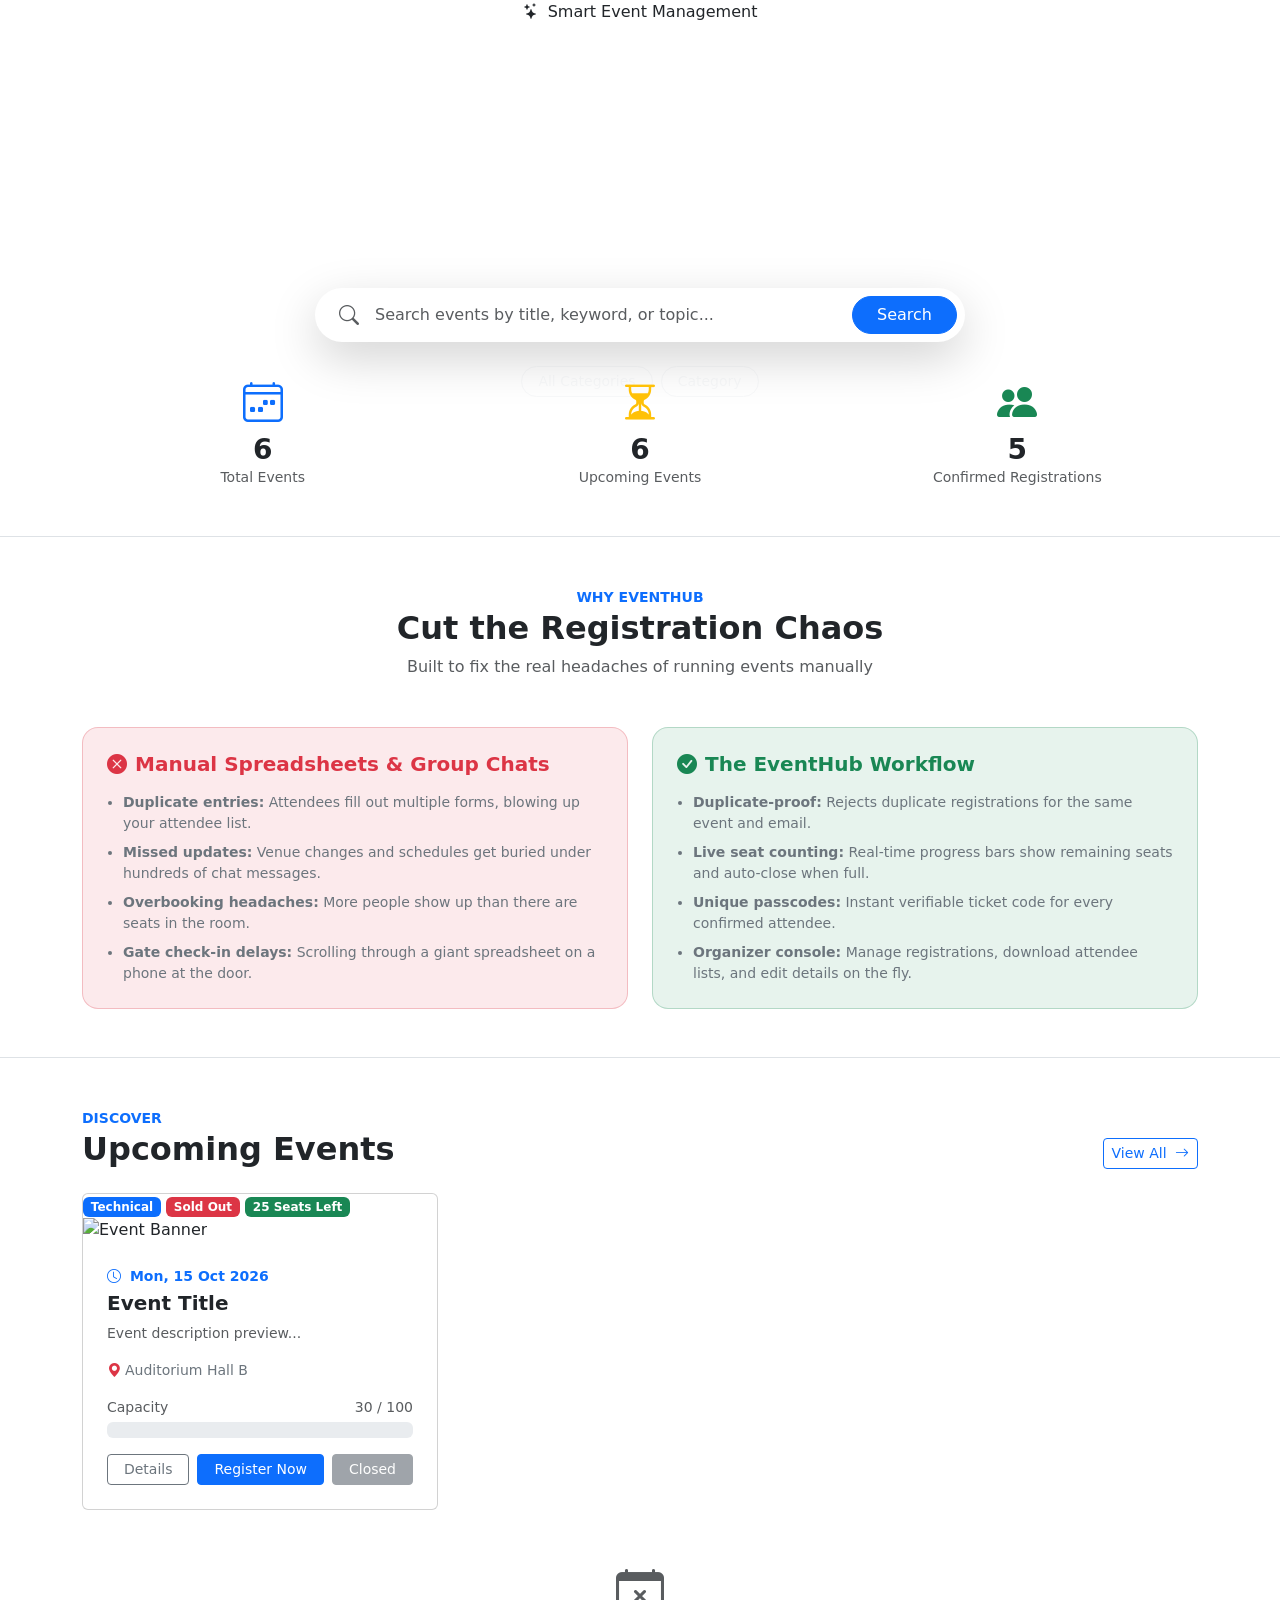
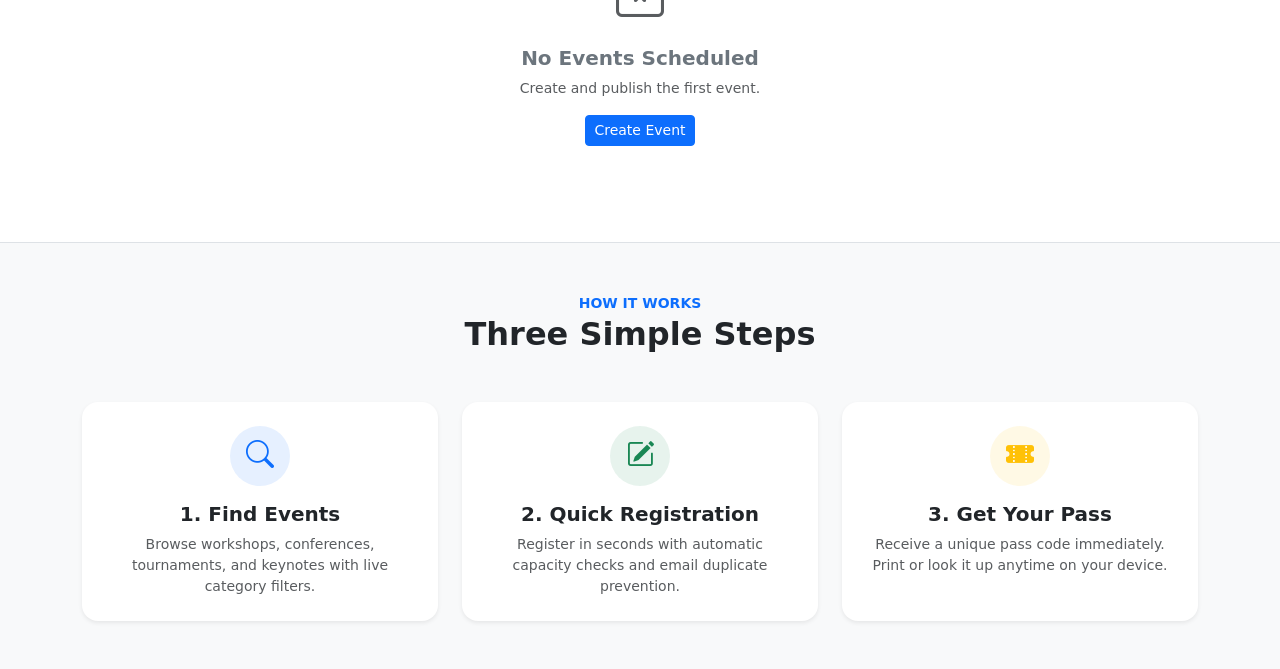
<file: target/classes/templates/index.html>
<!DOCTYPE html>
<html xmlns:th="http://www.thymeleaf.org">
<head>
    <meta charset="UTF-8">
    <meta name="viewport" content="width=device-width, initial-scale=1.0">
    <title>EventHub - Event Management & Registration Platform</title>
    <!-- Bootstrap 5 CSS & Icons -->
    <link href="https://cdn.jsdelivr.net/npm/bootstrap@5.3.2/dist/css/bootstrap.min.css" rel="stylesheet">
    <link rel="stylesheet" href="https://cdn.jsdelivr.net/npm/bootstrap-icons@1.11.3/font/bootstrap-icons.min.css">
    <link rel="stylesheet" th:href="@{/css/style.css}">
</head>
<body>

    <div th:replace="~{fragments/navbar :: navbar}"></div>

    <main>
        <!-- Hero Section -->
        <section class="hero-section text-center">
            <div class="container">
                <div class="row justify-content-center">
                    <div class="col-lg-9">
                        <span class="hero-badge mb-3">
                            <i class="bi bi-stars me-1"></i> Smart Event Management
                        </span>
                        <h1 class="display-4 fw-bold text-white mb-3">Simple, Reliable Event Management</h1>
                        <p class="lead text-white-50 mb-4 px-md-5">
                            Stop wrestling with messy Google Forms, cluttered group chats, and accidental overbookings. Publish events, manage registrations, track capacity, and issue tickets from a single dashboard.
                        </p>

                        <!-- Search Bar -->
                        <div class="card p-2 shadow-lg border-0 mx-auto" style="max-width: 650px; border-radius: 50rem;">
                            <form th:action="@{/events}" method="get" class="d-flex align-items-center">
                                <i class="bi bi-search text-muted ms-3 fs-5"></i>
                                <input type="text" name="search" class="form-control border-0 shadow-none ps-3" 
                                       placeholder="Search events by title, keyword, or topic...">
                                <button type="submit" class="btn btn-primary px-4 rounded-pill">Search</button>
                            </form>
                        </div>

                        <!-- Category Quick Links -->
                        <div class="mt-4 d-flex flex-wrap justify-content-center gap-2">
                            <a th:href="@{/events}" class="btn btn-sm btn-outline-light rounded-pill px-3">All Categories</a>
                            <a th:each="cat : ${categories}" 
                               th:href="@{/events(category=${cat})}" 
                               th:text="${cat}" 
                               class="btn btn-sm btn-outline-light rounded-pill px-3">Category</a>
                        </div>
                    </div>
                </div>
            </div>
        </section>

        <!-- Stats Section -->
        <section class="container mt-n4 position-relative" style="margin-top: -2.5rem; z-index: 10;">
            <div class="row g-3 justify-content-center">
                <div class="col-md-4 col-sm-6">
                    <div class="stat-card text-center">
                        <i class="bi bi-calendar4-week text-primary fs-1 mb-2"></i>
                        <h3 class="fw-bold text-dark mb-0" th:text="${totalEvents}">6</h3>
                        <p class="text-muted small mb-0">Total Events</p>
                    </div>
                </div>
                <div class="col-md-4 col-sm-6">
                    <div class="stat-card text-center">
                        <i class="bi bi-hourglass-split text-warning fs-1 mb-2"></i>
                        <h3 class="fw-bold text-dark mb-0" th:text="${upcomingEvents}">6</h3>
                        <p class="text-muted small mb-0">Upcoming Events</p>
                    </div>
                </div>
                <div class="col-md-4 col-sm-6">
                    <div class="stat-card text-center">
                        <i class="bi bi-people-fill text-success fs-1 mb-2"></i>
                        <h3 class="fw-bold text-dark mb-0" th:text="${totalRegistrations}">5</h3>
                        <p class="text-muted small mb-0">Confirmed Registrations</p>
                    </div>
                </div>
            </div>
        </section>

        <!-- Comparison Block -->
        <section class="py-5 bg-white mt-5 border-top border-bottom">
            <div class="container">
                <div class="text-center mb-5">
                    <span class="text-primary fw-semibold text-uppercase small">Why EventHub</span>
                    <h2 class="fw-bold">Cut the Registration Chaos</h2>
                    <p class="text-muted">Built to fix the real headaches of running events manually</p>
                </div>
                <div class="row g-4 align-items-stretch">
                    <div class="col-md-6">
                        <div class="p-4 rounded-4 bg-danger bg-opacity-10 border border-danger border-opacity-25 h-100">
                            <h5 class="fw-bold text-danger d-flex align-items-center gap-2 mb-3">
                                <i class="bi bi-x-circle-fill"></i> Manual Spreadsheets & Group Chats
                            </h5>
                            <ul class="text-secondary small mb-0 ps-3">
                                <li class="mb-2"><strong>Duplicate entries:</strong> Attendees fill out multiple forms, blowing up your attendee list.</li>
                                <li class="mb-2"><strong>Missed updates:</strong> Venue changes and schedules get buried under hundreds of chat messages.</li>
                                <li class="mb-2"><strong>Overbooking headaches:</strong> More people show up than there are seats in the room.</li>
                                <li><strong>Gate check-in delays:</strong> Scrolling through a giant spreadsheet on a phone at the door.</li>
                            </ul>
                        </div>
                    </div>
                    <div class="col-md-6">
                        <div class="p-4 rounded-4 bg-success bg-opacity-10 border border-success border-opacity-25 h-100">
                            <h5 class="fw-bold text-success d-flex align-items-center gap-2 mb-3">
                                <i class="bi bi-check-circle-fill"></i> The EventHub Workflow
                            </h5>
                            <ul class="text-secondary small mb-0 ps-3">
                                <li class="mb-2"><strong>Duplicate-proof:</strong> Rejects duplicate registrations for the same event and email.</li>
                                <li class="mb-2"><strong>Live seat counting:</strong> Real-time progress bars show remaining seats and auto-close when full.</li>
                                <li class="mb-2"><strong>Unique passcodes:</strong> Instant verifiable ticket code for every confirmed attendee.</li>
                                <li><strong>Organizer console:</strong> Manage registrations, download attendee lists, and edit details on the fly.</li>
                            </ul>
                        </div>
                    </div>
                </div>
            </div>
        </section>

        <!-- Featured Events Section -->
        <section class="py-5">
            <div class="container">
                <div class="d-flex justify-content-between align-items-end mb-4">
                    <div>
                        <span class="text-primary fw-semibold text-uppercase small">Discover</span>
                        <h2 class="fw-bold mb-0">Upcoming Events</h2>
                    </div>
                    <a th:href="@{/events}" class="btn btn-outline-primary btn-sm">
                        View All <i class="bi bi-arrow-right ms-1"></i>
                    </a>
                </div>

                <!-- Events Grid -->
                <div class="row g-4" th:if="${not #lists.isEmpty(featuredEvents)}">
                    <div class="col-lg-4 col-md-6" th:each="event : ${featuredEvents}">
                        <div class="card event-card">
                            <div class="event-img-wrapper">
                                <span class="badge bg-primary category-tag" th:text="${event.category}">Technical</span>
                                <span th:if="${event.full}" class="badge bg-danger status-tag">Sold Out</span>
                                <span th:unless="${event.full}" class="badge bg-success status-tag" th:text="${event.seatsLeft + ' Seats Left'}">25 Seats Left</span>
                                <img th:src="${event.bannerUrl != null and !event.bannerUrl.isEmpty()} ? ${event.bannerUrl} : 'https://images.unsplash.com/photo-1505373877841-8d25f7d46678?auto=format&fit=crop&w=800&q=80'" 
                                     alt="Event Banner">
                            </div>
                            <div class="card-body p-4 d-flex flex-column">
                                <div class="text-primary small fw-semibold mb-1">
                                    <i class="bi bi-clock me-1"></i> <span th:text="${event.formattedDate}">Mon, 15 Oct 2026</span>
                                </div>
                                <h5 class="card-title fw-bold text-dark mb-2" th:text="${event.title}">Event Title</h5>
                                <p class="card-text text-muted small flex-grow-1" 
                                   th:text="${#strings.abbreviate(event.description, 110)}">
                                    Event description preview...
                                </p>
                                
                                <div class="d-flex align-items-center text-secondary small mb-3">
                                    <i class="bi bi-geo-alt-fill text-danger me-1"></i>
                                    <span class="text-truncate" th:text="${event.venue}">Auditorium Hall B</span>
                                </div>

                                <!-- Seat capacity progress bar -->
                                <div class="mb-3">
                                    <div class="d-flex justify-content-between small text-muted mb-1">
                                        <span>Capacity</span>
                                        <span th:text="${event.registeredCount + ' / ' + event.capacity + ' Registered'}">30 / 100</span>
                                    </div>
                                    <div class="progress seat-progress">
                                        <div class="progress-bar bg-primary" role="progressbar" 
                                             th:style="'width: ' + ${event.fillPercentage} + '%;'" 
                                             th:aria-valuenow="${event.fillPercentage}" aria-valuemin="0" aria-valuemax="100"></div>
                                    </div>
                                </div>

                                <div class="d-flex gap-2 mt-auto">
                                    <a th:href="@{/events/{id}(id=${event.id})}" class="btn btn-outline-secondary btn-sm flex-fill">
                                        Details
                                    </a>
                                    <a th:if="${!event.full}" th:href="@{/events/{id}/register(id=${event.id})}" class="btn btn-primary btn-sm flex-fill">
                                        Register Now
                                    </a>
                                    <button th:if="${event.full}" class="btn btn-secondary btn-sm flex-fill" disabled>
                                        Closed
                                    </button>
                                </div>
                            </div>
                        </div>
                    </div>
                </div>

                <!-- Empty State -->
                <div th:if="${#lists.isEmpty(featuredEvents)}" class="text-center py-5">
                    <i class="bi bi-calendar-x text-muted" style="font-size: 3rem;"></i>
                    <h5 class="fw-bold mt-3 text-secondary">No Events Scheduled</h5>
                    <p class="text-muted small">Create and publish the first event.</p>
                    <a th:href="@{/admin/events/new}" class="btn btn-primary btn-sm">Create Event</a>
                </div>
            </div>
        </section>

        <!-- 3-Step Process -->
        <section class="py-5 bg-light border-top">
            <div class="container text-center">
                <span class="text-primary fw-semibold text-uppercase small">How It Works</span>
                <h2 class="fw-bold mb-5">Three Simple Steps</h2>
                <div class="row g-4">
                    <div class="col-md-4">
                        <div class="p-4 bg-white rounded-4 shadow-sm h-100">
                            <div class="rounded-circle bg-primary bg-opacity-10 text-primary d-inline-flex align-items-center justify-content-center mb-3" style="width: 60px; height: 60px;">
                                <i class="bi bi-search fs-3"></i>
                            </div>
                            <h5 class="fw-bold">1. Find Events</h5>
                            <p class="text-muted small mb-0">Browse workshops, conferences, tournaments, and keynotes with live category filters.</p>
                        </div>
                    </div>
                    <div class="col-md-4">
                        <div class="p-4 bg-white rounded-4 shadow-sm h-100">
                            <div class="rounded-circle bg-success bg-opacity-10 text-success d-inline-flex align-items-center justify-content-center mb-3" style="width: 60px; height: 60px;">
                                <i class="bi bi-pencil-square fs-3"></i>
                            </div>
                            <h5 class="fw-bold">2. Quick Registration</h5>
                            <p class="text-muted small mb-0">Register in seconds with automatic capacity checks and email duplicate prevention.</p>
                        </div>
                    </div>
                    <div class="col-md-4">
                        <div class="p-4 bg-white rounded-4 shadow-sm h-100">
                            <div class="rounded-circle bg-warning bg-opacity-10 text-warning d-inline-flex align-items-center justify-content-center mb-3" style="width: 60px; height: 60px;">
                                <i class="bi bi-ticket-perforated-fill fs-3"></i>
                            </div>
                            <h5 class="fw-bold">3. Get Your Pass</h5>
                            <p class="text-muted small mb-0">Receive a unique pass code immediately. Print or look it up anytime on your device.</p>
                        </div>
                    </div>
                </div>
            </div>
        </section>
    </main>

    <div th:replace="~{fragments/footer :: footer}"></div>

    <script src="https://cdn.jsdelivr.net/npm/bootstrap@5.3.2/dist/js/bootstrap.bundle.min.js"></script>
    <script th:src="@{/js/main.js}"></script>
</body>
</html>
</file>
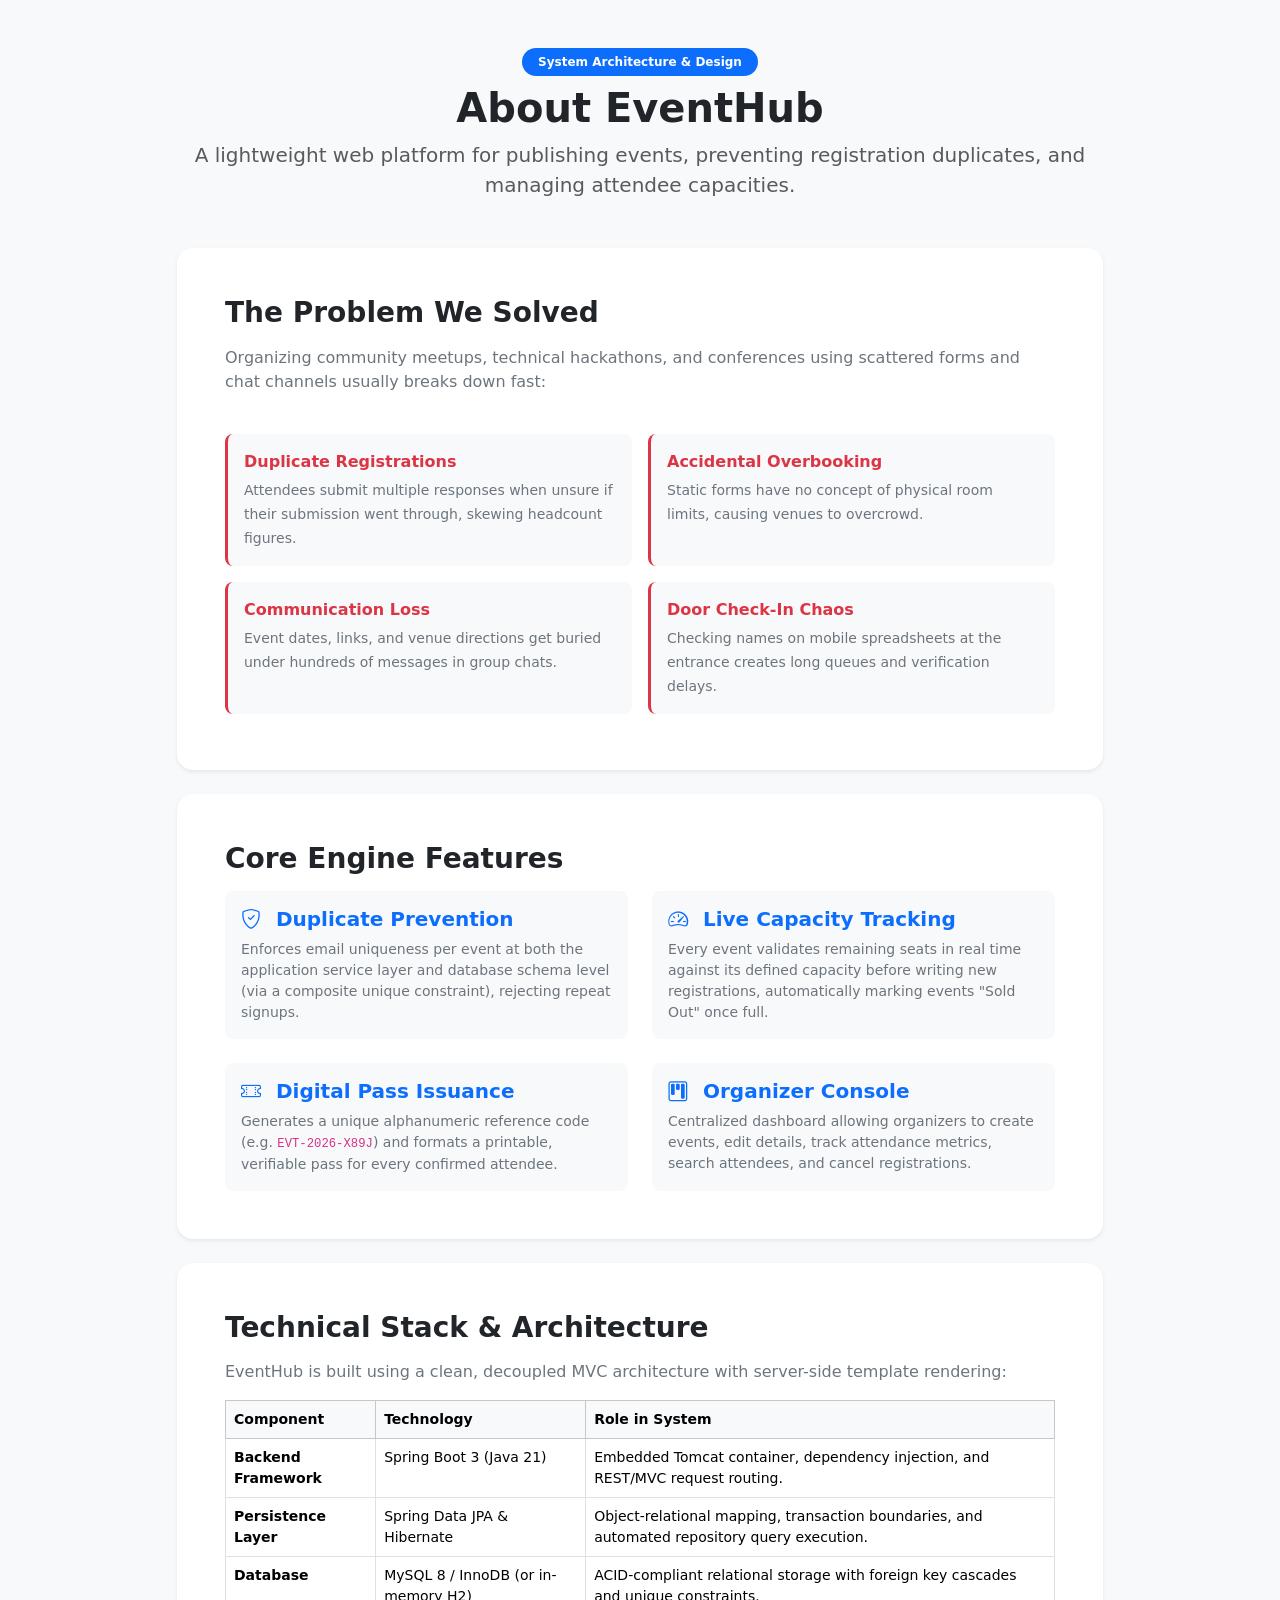
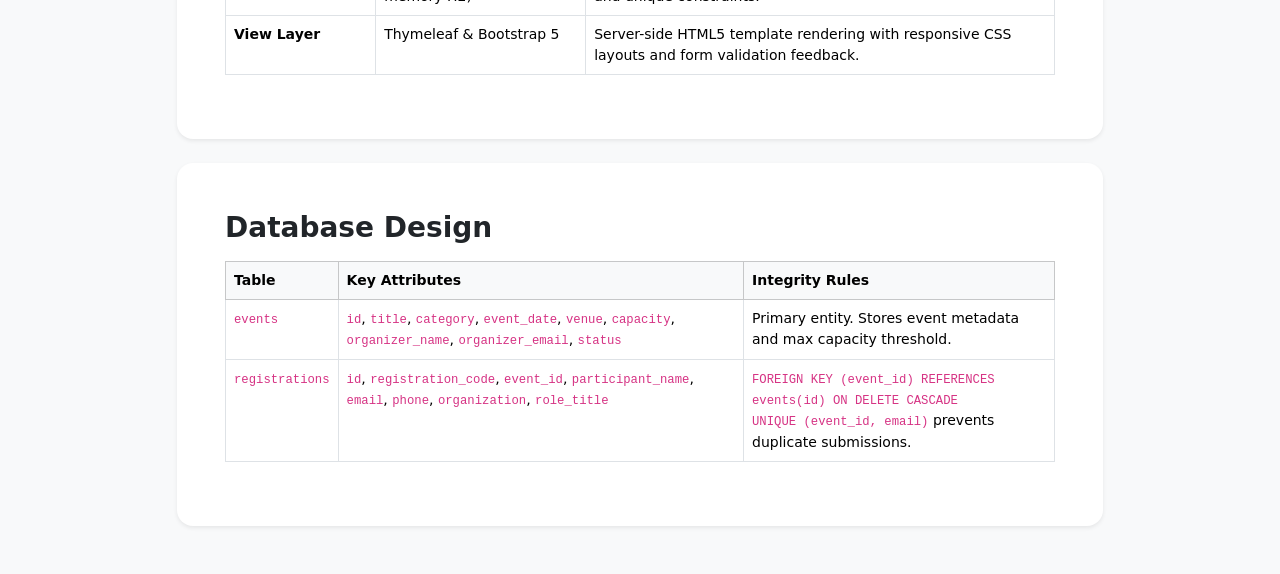
<file: target/classes/templates/about.html>
<!DOCTYPE html>
<html xmlns:th="http://www.thymeleaf.org">
<head>
    <meta charset="UTF-8">
    <meta name="viewport" content="width=device-width, initial-scale=1.0">
    <title>About - EventHub Architecture & Overview</title>
    <!-- Bootstrap 5 CSS & Icons -->
    <link href="https://cdn.jsdelivr.net/npm/bootstrap@5.3.2/dist/css/bootstrap.min.css" rel="stylesheet">
    <link rel="stylesheet" href="https://cdn.jsdelivr.net/npm/bootstrap-icons@1.11.3/font/bootstrap-icons.min.css">
    <link rel="stylesheet" th:href="@{/css/style.css}">
</head>
<body class="bg-light">

    <div th:replace="~{fragments/navbar :: navbar}"></div>

    <main class="py-5">
        <div class="container">
            <div class="row justify-content-center">
                <div class="col-lg-10">
                    <div class="text-center mb-5">
                        <span class="badge bg-primary px-3 py-2 rounded-pill mb-2">System Architecture & Design</span>
                        <h1 class="fw-bold">About EventHub</h1>
                        <p class="lead text-muted">A lightweight web platform for publishing events, preventing registration duplicates, and managing attendee capacities.</p>
                    </div>

                    <!-- Problem & Motivation -->
                    <div class="card border-0 shadow-sm rounded-4 p-4 p-md-5 mb-4 bg-white">
                        <h3 class="fw-bold text-dark mb-3">The Problem We Solved</h3>
                        <p class="text-secondary leading-relaxed">
                            Organizing community meetups, technical hackathons, and conferences using scattered forms and chat channels usually breaks down fast:
                        </p>
                        <div class="row g-3 my-2">
                            <div class="col-md-6">
                                <div class="p-3 bg-light rounded-3 border-start border-3 border-danger h-100">
                                    <strong class="text-danger d-block mb-1">Duplicate Registrations</strong>
                                    <span class="text-secondary small">Attendees submit multiple responses when unsure if their submission went through, skewing headcount figures.</span>
                                </div>
                            </div>
                            <div class="col-md-6">
                                <div class="p-3 bg-light rounded-3 border-start border-3 border-danger h-100">
                                    <strong class="text-danger d-block mb-1">Accidental Overbooking</strong>
                                    <span class="text-secondary small">Static forms have no concept of physical room limits, causing venues to overcrowd.</span>
                                </div>
                            </div>
                            <div class="col-md-6">
                                <div class="p-3 bg-light rounded-3 border-start border-3 border-danger h-100">
                                    <strong class="text-danger d-block mb-1">Communication Loss</strong>
                                    <span class="text-secondary small">Event dates, links, and venue directions get buried under hundreds of messages in group chats.</span>
                                </div>
                            </div>
                            <div class="col-md-6">
                                <div class="p-3 bg-light rounded-3 border-start border-3 border-danger h-100">
                                    <strong class="text-danger d-block mb-1">Door Check-In Chaos</strong>
                                    <span class="text-secondary small">Checking names on mobile spreadsheets at the entrance creates long queues and verification delays.</span>
                                </div>
                            </div>
                        </div>
                    </div>

                    <!-- Core Capabilities -->
                    <div class="card border-0 shadow-sm rounded-4 p-4 p-md-5 mb-4 bg-white">
                        <h3 class="fw-bold text-dark mb-3">Core Engine Features</h3>
                        <div class="row g-4">
                            <div class="col-md-6">
                                <div class="p-3 rounded-3 bg-light h-100">
                                    <h5 class="fw-bold text-primary"><i class="bi bi-shield-check me-2"></i> Duplicate Prevention</h5>
                                    <p class="text-secondary small mb-0">
                                        Enforces email uniqueness per event at both the application service layer and database schema level (via a composite unique constraint), rejecting repeat signups.
                                    </p>
                                </div>
                            </div>
                            <div class="col-md-6">
                                <div class="p-3 rounded-3 bg-light h-100">
                                    <h5 class="fw-bold text-primary"><i class="bi bi-speedometer2 me-2"></i> Live Capacity Tracking</h5>
                                    <p class="text-secondary small mb-0">
                                        Every event validates remaining seats in real time against its defined capacity before writing new registrations, automatically marking events "Sold Out" once full.
                                    </p>
                                </div>
                            </div>
                            <div class="col-md-6">
                                <div class="p-3 rounded-3 bg-light h-100">
                                    <h5 class="fw-bold text-primary"><i class="bi bi-ticket-perforated me-2"></i> Digital Pass Issuance</h5>
                                    <p class="text-secondary small mb-0">
                                        Generates a unique alphanumeric reference code (e.g. <code>EVT-2026-X89J</code>) and formats a printable, verifiable pass for every confirmed attendee.
                                    </p>
                                </div>
                            </div>
                            <div class="col-md-6">
                                <div class="p-3 rounded-3 bg-light h-100">
                                    <h5 class="fw-bold text-primary"><i class="bi bi-kanban me-2"></i> Organizer Console</h5>
                                    <p class="text-secondary small mb-0">
                                        Centralized dashboard allowing organizers to create events, edit details, track attendance metrics, search attendees, and cancel registrations.
                                    </p>
                                </div>
                            </div>
                        </div>
                    </div>

                    <!-- Tech Stack & Architecture -->
                    <div class="card border-0 shadow-sm rounded-4 p-4 p-md-5 mb-4 bg-white">
                        <h3 class="fw-bold text-dark mb-3">Technical Stack & Architecture</h3>
                        <p class="text-secondary">
                            EventHub is built using a clean, decoupled MVC architecture with server-side template rendering:
                        </p>
                        <div class="table-responsive">
                            <table class="table table-bordered small">
                                <thead class="table-light">
                                    <tr>
                                        <th>Component</th>
                                        <th>Technology</th>
                                        <th>Role in System</th>
                                    </tr>
                                </thead>
                                <tbody>
                                    <tr>
                                        <td><strong>Backend Framework</strong></td>
                                        <td>Spring Boot 3 (Java 21)</td>
                                        <td>Embedded Tomcat container, dependency injection, and REST/MVC request routing.</td>
                                    </tr>
                                    <tr>
                                        <td><strong>Persistence Layer</strong></td>
                                        <td>Spring Data JPA & Hibernate</td>
                                        <td>Object-relational mapping, transaction boundaries, and automated repository query execution.</td>
                                    </tr>
                                    <tr>
                                        <td><strong>Database</strong></td>
                                        <td>MySQL 8 / InnoDB (or in-memory H2)</td>
                                        <td>ACID-compliant relational storage with foreign key cascades and unique constraints.</td>
                                    </tr>
                                    <tr>
                                        <td><strong>View Layer</strong></td>
                                        <td>Thymeleaf & Bootstrap 5</td>
                                        <td>Server-side HTML5 template rendering with responsive CSS layouts and form validation feedback.</td>
                                    </tr>
                                </tbody>
                            </table>
                        </div>
                    </div>

                    <!-- Database Schema Overview -->
                    <div class="card border-0 shadow-sm rounded-4 p-4 p-md-5 bg-white">
                        <h3 class="fw-bold text-dark mb-3">Database Design</h3>
                        <div class="table-responsive">
                            <table class="table table-bordered small">
                                <thead class="table-light">
                                    <tr>
                                        <th>Table</th>
                                        <th>Key Attributes</th>
                                        <th>Integrity Rules</th>
                                    </tr>
                                </thead>
                                <tbody>
                                    <tr>
                                        <td><code>events</code></td>
                                        <td><code>id</code>, <code>title</code>, <code>category</code>, <code>event_date</code>, <code>venue</code>, <code>capacity</code>, <code>organizer_name</code>, <code>organizer_email</code>, <code>status</code></td>
                                        <td>Primary entity. Stores event metadata and max capacity threshold.</td>
                                    </tr>
                                    <tr>
                                        <td><code>registrations</code></td>
                                        <td><code>id</code>, <code>registration_code</code>, <code>event_id</code>, <code>participant_name</code>, <code>email</code>, <code>phone</code>, <code>organization</code>, <code>role_title</code></td>
                                        <td>
                                            <code>FOREIGN KEY (event_id) REFERENCES events(id) ON DELETE CASCADE</code><br>
                                            <code>UNIQUE (event_id, email)</code> prevents duplicate submissions.
                                        </td>
                                    </tr>
                                </tbody>
                            </table>
                        </div>
                    </div>
                </div>
            </div>
        </div>
    </main>

    <div th:replace="~{fragments/footer :: footer}"></div>

    <script src="https://cdn.jsdelivr.net/npm/bootstrap@5.3.2/dist/js/bootstrap.bundle.min.js"></script>
    <script th:src="@{/js/main.js}"></script>
</body>
</html>
</file>
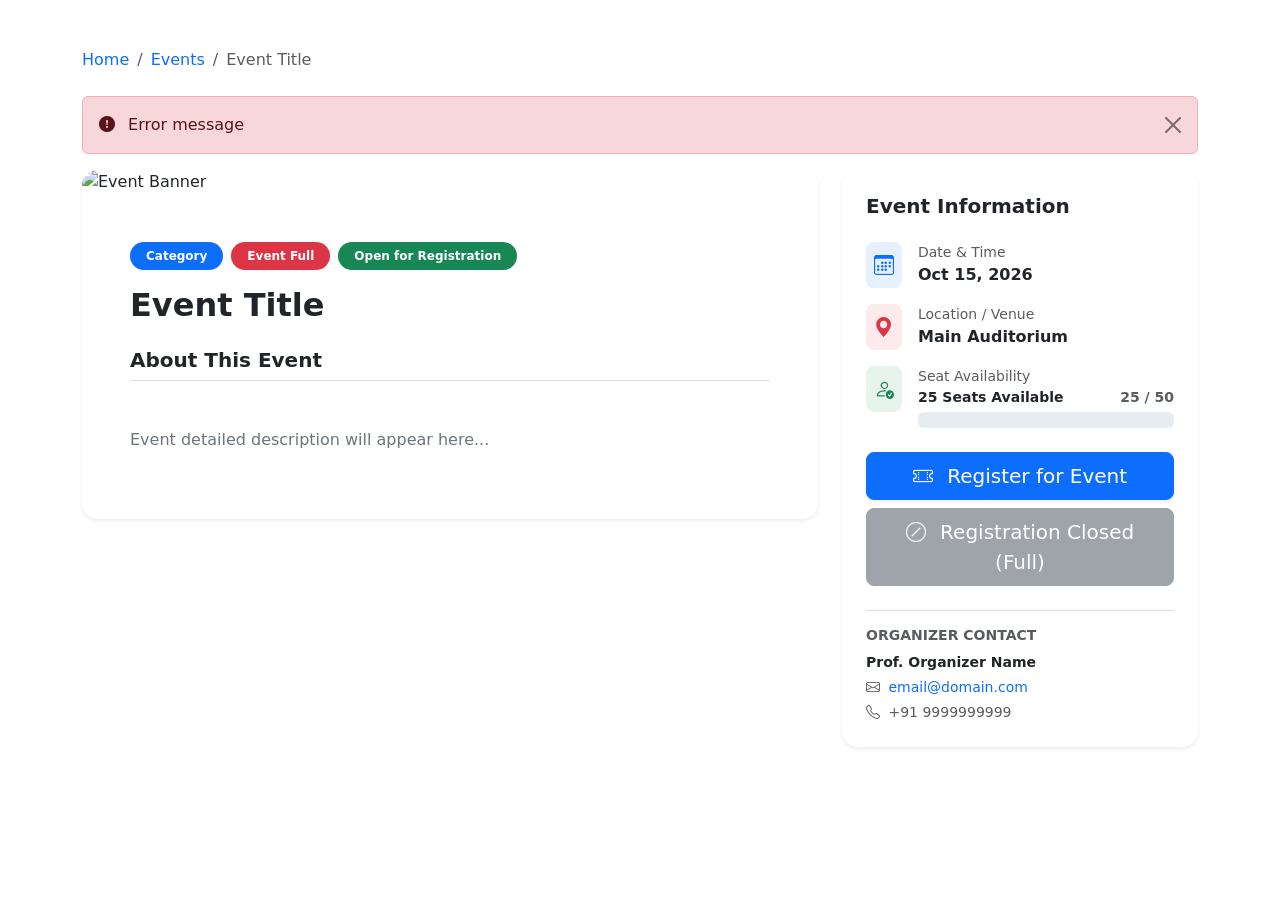
<file: target/classes/templates/event-details.html>
<!DOCTYPE html>
<html xmlns:th="http://www.thymeleaf.org">
<head>
    <meta charset="UTF-8">
    <meta name="viewport" content="width=device-width, initial-scale=1.0">
    <title th:text="${event.title + ' - EventHub'}">Event Details - EventHub</title>
    <!-- Bootstrap 5 CSS & Icons -->
    <link href="https://cdn.jsdelivr.net/npm/bootstrap@5.3.2/dist/css/bootstrap.min.css" rel="stylesheet">
    <link rel="stylesheet" href="https://cdn.jsdelivr.net/npm/bootstrap-icons@1.11.3/font/bootstrap-icons.min.css">
    <link rel="stylesheet" th:href="@{/css/style.css}">
</head>
<body>

    <div th:replace="~{fragments/navbar :: navbar}"></div>

    <main class="py-5">
        <div class="container">
            <!-- Breadcrumbs -->
            <nav aria-label="breadcrumb" class="mb-4">
                <ol class="breadcrumb">
                    <li class="breadcrumb-item"><a th:href="@{/}" class="text-decoration-none">Home</a></li>
                    <li class="breadcrumb-item"><a th:href="@{/events}" class="text-decoration-none">Events</a></li>
                    <li class="breadcrumb-item active" aria-current="page" th:text="${event.title}">Event Title</li>
                </ol>
            </nav>

            <!-- Flash alerts -->
            <div th:if="${errorMessage}" class="alert alert-danger alert-dismissible fade show" role="alert">
                <i class="bi bi-exclamation-circle-fill me-2"></i>
                <span th:text="${errorMessage}">Error message</span>
                <button type="button" class="btn-close" data-bs-dismiss="alert"></button>
            </div>

            <div class="row g-4">
                <!-- Left Column: Banner & Description -->
                <div class="col-lg-8">
                    <div class="card border-0 shadow-sm rounded-4 overflow-hidden mb-4">
                        <img th:src="${event.bannerUrl != null and !event.bannerUrl.isEmpty()} ? ${event.bannerUrl} : 'https://images.unsplash.com/photo-1505373877841-8d25f7d46678?auto=format&fit=crop&w=1200&q=80'" 
                             class="img-fluid w-100" style="max-height: 380px; object-fit: cover;" alt="Event Banner">
                        
                        <div class="card-body p-4 p-md-5">
                            <div class="d-flex flex-wrap gap-2 align-items-center mb-3">
                                <span class="badge bg-primary px-3 py-2 rounded-pill" th:text="${event.category}">Category</span>
                                <span th:if="${isFull}" class="badge bg-danger px-3 py-2 rounded-pill">Event Full</span>
                                <span th:unless="${isFull}" class="badge bg-success px-3 py-2 rounded-pill">Open for Registration</span>
                            </div>

                            <h2 class="fw-bold mb-4" th:text="${event.title}">Event Title</h2>

                            <h5 class="fw-bold text-dark border-bottom pb-2 mb-3">About This Event</h5>
                            <p class="text-secondary leading-relaxed" style="white-space: pre-line; line-height: 1.8;" 
                               th:text="${event.description}">
                                Event detailed description will appear here...
                            </p>
                        </div>
                    </div>
                </div>

                <!-- Right Column: Quick Info & Registration Widget -->
                <div class="col-lg-4">
                    <!-- Registration Callout Card -->
                    <div class="card border-0 shadow-sm rounded-4 p-4 mb-4 sticky-lg-top" style="top: 90px; z-index: 5;">
                        <h5 class="fw-bold mb-4">Event Information</h5>

                        <div class="d-flex align-items-start gap-3 mb-3">
                            <div class="rounded-3 bg-primary bg-opacity-10 text-primary p-2">
                                <i class="bi bi-calendar3 fs-5"></i>
                            </div>
                            <div>
                                <small class="text-muted d-block">Date & Time</small>
                                <span class="fw-semibold text-dark" th:text="${event.formattedDate}">Oct 15, 2026</span>
                            </div>
                        </div>

                        <div class="d-flex align-items-start gap-3 mb-3">
                            <div class="rounded-3 bg-danger bg-opacity-10 text-danger p-2">
                                <i class="bi bi-geo-alt-fill fs-5"></i>
                            </div>
                            <div>
                                <small class="text-muted d-block">Location / Venue</small>
                                <span class="fw-semibold text-dark" th:text="${event.venue}">Main Auditorium</span>
                            </div>
                        </div>

                        <div class="d-flex align-items-start gap-3 mb-4">
                            <div class="rounded-3 bg-success bg-opacity-10 text-success p-2">
                                <i class="bi bi-person-check fs-5"></i>
                            </div>
                            <div class="flex-grow-1">
                                <small class="text-muted d-block">Seat Availability</small>
                                <div class="d-flex justify-content-between small fw-semibold">
                                    <span th:text="${seatsLeft + ' Seats Available'}">25 Seats Available</span>
                                    <span class="text-muted" th:text="${registeredCount + ' / ' + event.capacity}">25 / 50</span>
                                </div>
                                <div class="progress seat-progress mt-1">
                                    <div class="progress-bar bg-success" role="progressbar" 
                                         th:style="'width: ' + ${event.fillPercentage} + '%;'" 
                                         th:aria-valuenow="${event.fillPercentage}" aria-valuemin="0" aria-valuemax="100"></div>
                                </div>
                            </div>
                        </div>

                        <div class="d-grid gap-2">
                            <a th:if="${!isFull}" th:href="@{/events/{id}/register(id=${event.id})}" 
                               class="btn btn-primary btn-lg shadow-sm">
                                <i class="bi bi-ticket-perforated me-2"></i> Register for Event
                            </a>
                            <button th:if="${isFull}" class="btn btn-secondary btn-lg" disabled>
                                <i class="bi bi-slash-circle me-2"></i> Registration Closed (Full)
                            </button>
                        </div>

                        <!-- Organizer Information Box -->
                        <div class="border-top mt-4 pt-3">
                            <h6 class="fw-bold small text-uppercase text-muted mb-2">Organizer Contact</h6>
                            <p class="mb-1 fw-semibold text-dark small" th:text="${event.organizerName}">Prof. Organizer Name</p>
                            <p class="mb-1 text-muted small">
                                <i class="bi bi-envelope me-1"></i> <a th:href="'mailto:' + ${event.organizerEmail}" class="text-decoration-none" th:text="${event.organizerEmail}">email@domain.com</a>
                            </p>
                            <p th:if="${event.organizerPhone != null and !event.organizerPhone.isEmpty()}" class="mb-0 text-muted small">
                                <i class="bi bi-telephone me-1"></i> <span th:text="${event.organizerPhone}">+91 9999999999</span>
                            </p>
                        </div>
                    </div>
                </div>
            </div>
        </div>
    </main>

    <div th:replace="~{fragments/footer :: footer}"></div>

    <script src="https://cdn.jsdelivr.net/npm/bootstrap@5.3.2/dist/js/bootstrap.bundle.min.js"></script>
    <script th:src="@{/js/main.js}"></script>
</body>
</html>
</file>
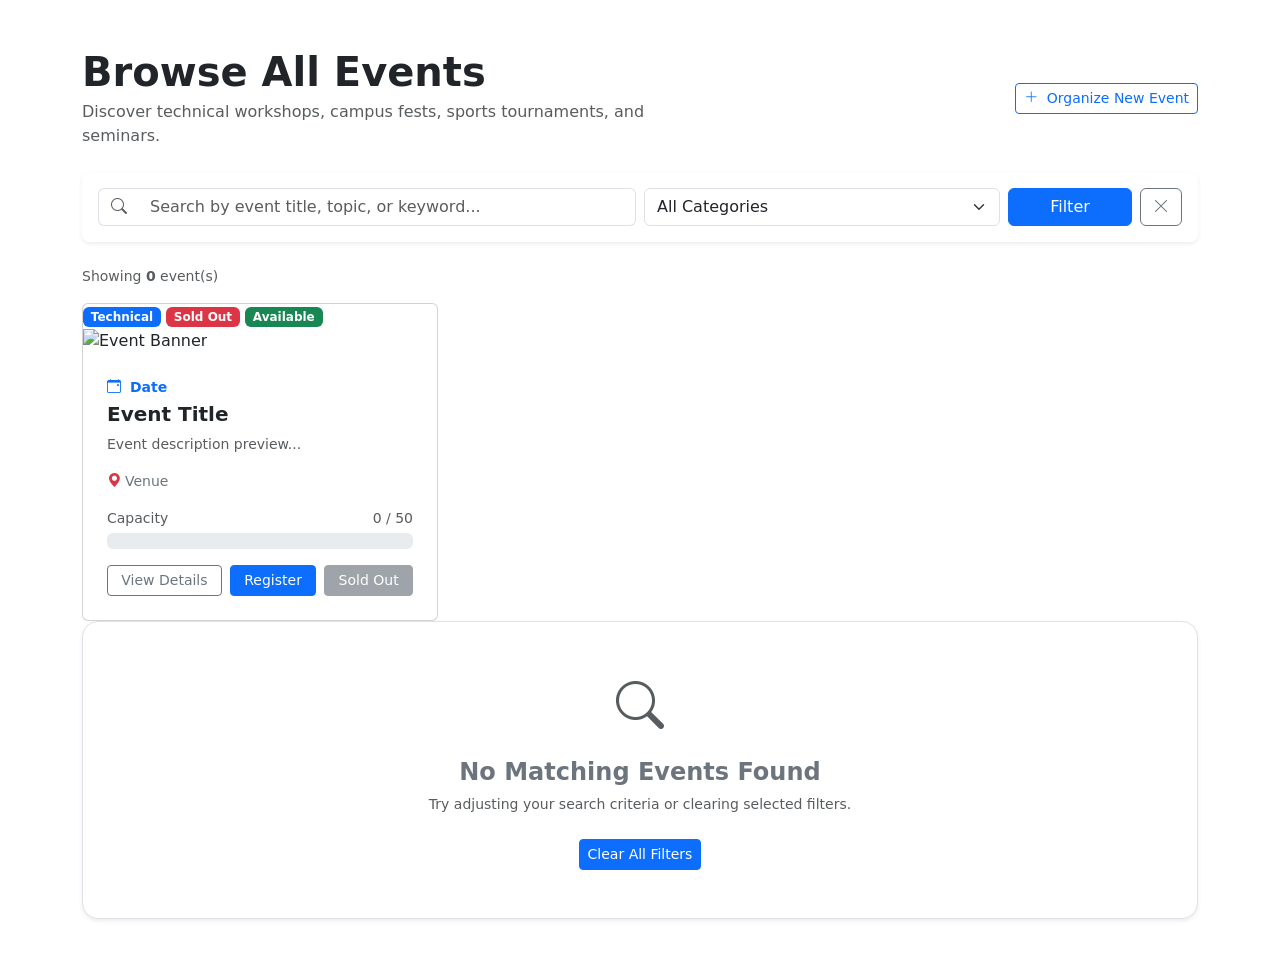
<file: target/classes/templates/events.html>
<!DOCTYPE html>
<html xmlns:th="http://www.thymeleaf.org">
<head>
    <meta charset="UTF-8">
    <meta name="viewport" content="width=device-width, initial-scale=1.0">
    <title>Browse Events - EventHub</title>
    <!-- Bootstrap 5 CSS & Icons -->
    <link href="https://cdn.jsdelivr.net/npm/bootstrap@5.3.2/dist/css/bootstrap.min.css" rel="stylesheet">
    <link rel="stylesheet" href="https://cdn.jsdelivr.net/npm/bootstrap-icons@1.11.3/font/bootstrap-icons.min.css">
    <link rel="stylesheet" th:href="@{/css/style.css}">
</head>
<body>

    <div th:replace="~{fragments/navbar :: navbar}"></div>

    <main class="py-5">
        <div class="container">
            <!-- Header Section -->
            <div class="row align-items-center mb-4">
                <div class="col-md-7">
                    <h1 class="fw-bold mb-1">Browse All Events</h1>
                    <p class="text-muted mb-0">Discover technical workshops, campus fests, sports tournaments, and seminars.</p>
                </div>
                <div class="col-md-5 text-md-end mt-3 mt-md-0">
                    <a th:href="@{/admin/events/new}" class="btn btn-outline-primary btn-sm">
                        <i class="bi bi-plus-lg me-1"></i> Organize New Event
                    </a>
                </div>
            </div>

            <!-- Search and Filter Bar -->
            <div class="card p-3 shadow-sm border-0 mb-4 rounded-3">
                <form th:action="@{/events}" method="get" class="row g-2 align-items-center">
                    <div class="col-md-6">
                        <div class="input-group">
                            <span class="input-group-text bg-white border-end-0 text-muted">
                                <i class="bi bi-search"></i>
                            </span>
                            <input type="text" name="search" th:value="${currentSearch}" 
                                   class="form-control border-start-0" 
                                   placeholder="Search by event title, topic, or keyword...">
                        </div>
                    </div>
                    <div class="col-md-4">
                        <select name="category" class="form-select">
                            <option value="">All Categories</option>
                            <option th:each="cat : ${categories}" 
                                    th:value="${cat}" 
                                    th:text="${cat}" 
                                    th:selected="${cat == currentCategory}">Category</option>
                        </select>
                    </div>
                    <div class="col-md-2 d-grid gap-2 d-flex">
                        <button type="submit" class="btn btn-primary flex-grow-1">Filter</button>
                        <a th:if="${currentSearch != null or currentCategory != null}" 
                           th:href="@{/events}" class="btn btn-outline-secondary" title="Clear Filters">
                            <i class="bi bi-x-lg"></i>
                        </a>
                    </div>
                </form>
            </div>

            <!-- Active Filters Summary -->
            <div class="d-flex justify-content-between align-items-center mb-3">
                <span class="text-muted small">
                    Showing <strong th:text="${totalFound}">0</strong> event(s)
                    <span th:if="${currentCategory != null and !currentCategory.isEmpty()}" 
                          th:text="' in category: ' + ${currentCategory}"></span>
                    <span th:if="${currentSearch != null and !currentSearch.isEmpty()}" 
                          th:text="' matching: &quot;' + ${currentSearch} + '&quot;'"></span>
                </span>
            </div>

            <!-- Events Grid -->
            <div class="row g-4" th:if="${not #lists.isEmpty(events)}">
                <div class="col-lg-4 col-md-6" th:each="event : ${events}">
                    <div class="card event-card">
                        <div class="event-img-wrapper">
                            <span class="badge bg-primary category-tag" th:text="${event.category}">Technical</span>
                            <span th:if="${event.full}" class="badge bg-danger status-tag">Sold Out</span>
                            <span th:unless="${event.full}" class="badge bg-success status-tag" 
                                  th:text="${event.seatsLeft + ' Seats Left'}">Available</span>
                            <img th:src="${event.bannerUrl != null and !event.bannerUrl.isEmpty()} ? ${event.bannerUrl} : 'https://images.unsplash.com/photo-1505373877841-8d25f7d46678?auto=format&fit=crop&w=800&q=80'" 
                                 alt="Event Banner">
                        </div>
                        <div class="card-body p-4 d-flex flex-column">
                            <div class="text-primary small fw-semibold mb-1">
                                <i class="bi bi-calendar-event me-1"></i> <span th:text="${event.formattedDate}">Date</span>
                            </div>
                            <h5 class="card-title fw-bold text-dark mb-2" th:text="${event.title}">Event Title</h5>
                            <p class="card-text text-muted small flex-grow-1" 
                               th:text="${#strings.abbreviate(event.description, 110)}">
                                Event description preview...
                            </p>
                            
                            <div class="d-flex align-items-center text-secondary small mb-3">
                                <i class="bi bi-geo-alt-fill text-danger me-1"></i>
                                <span class="text-truncate" th:text="${event.venue}">Venue</span>
                            </div>

                            <!-- Capacity Bar -->
                            <div class="mb-3">
                                <div class="d-flex justify-content-between small text-muted mb-1">
                                    <span>Capacity</span>
                                    <span th:text="${event.registeredCount + ' / ' + event.capacity + ' Registered'}">0 / 50</span>
                                </div>
                                <div class="progress seat-progress">
                                    <div class="progress-bar bg-primary" role="progressbar" 
                                         th:style="'width: ' + ${event.fillPercentage} + '%;'" 
                                         th:aria-valuenow="${event.fillPercentage}" aria-valuemin="0" aria-valuemax="100"></div>
                                </div>
                            </div>

                            <div class="d-flex gap-2 mt-auto">
                                <a th:href="@{/events/{id}(id=${event.id})}" class="btn btn-outline-secondary btn-sm flex-fill">
                                    View Details
                                </a>
                                <a th:if="${!event.full}" th:href="@{/events/{id}/register(id=${event.id})}" class="btn btn-primary btn-sm flex-fill">
                                    Register
                                </a>
                                <button th:if="${event.full}" class="btn btn-secondary btn-sm flex-fill" disabled>
                                    Sold Out
                                </button>
                            </div>
                        </div>
                    </div>
                </div>
            </div>

            <!-- No Events Found State -->
            <div th:if="${#lists.isEmpty(events)}" class="text-center py-5 bg-white rounded-4 shadow-sm border">
                <i class="bi bi-search text-muted" style="font-size: 3rem;"></i>
                <h4 class="fw-bold mt-3 text-secondary">No Matching Events Found</h4>
                <p class="text-muted small">Try adjusting your search criteria or clearing selected filters.</p>
                <a th:href="@{/events}" class="btn btn-primary btn-sm mt-2">Clear All Filters</a>
            </div>
        </div>
    </main>

    <div th:replace="~{fragments/footer :: footer}"></div>

    <script src="https://cdn.jsdelivr.net/npm/bootstrap@5.3.2/dist/js/bootstrap.bundle.min.js"></script>
    <script th:src="@{/js/main.js}"></script>
</body>
</html>
</file>
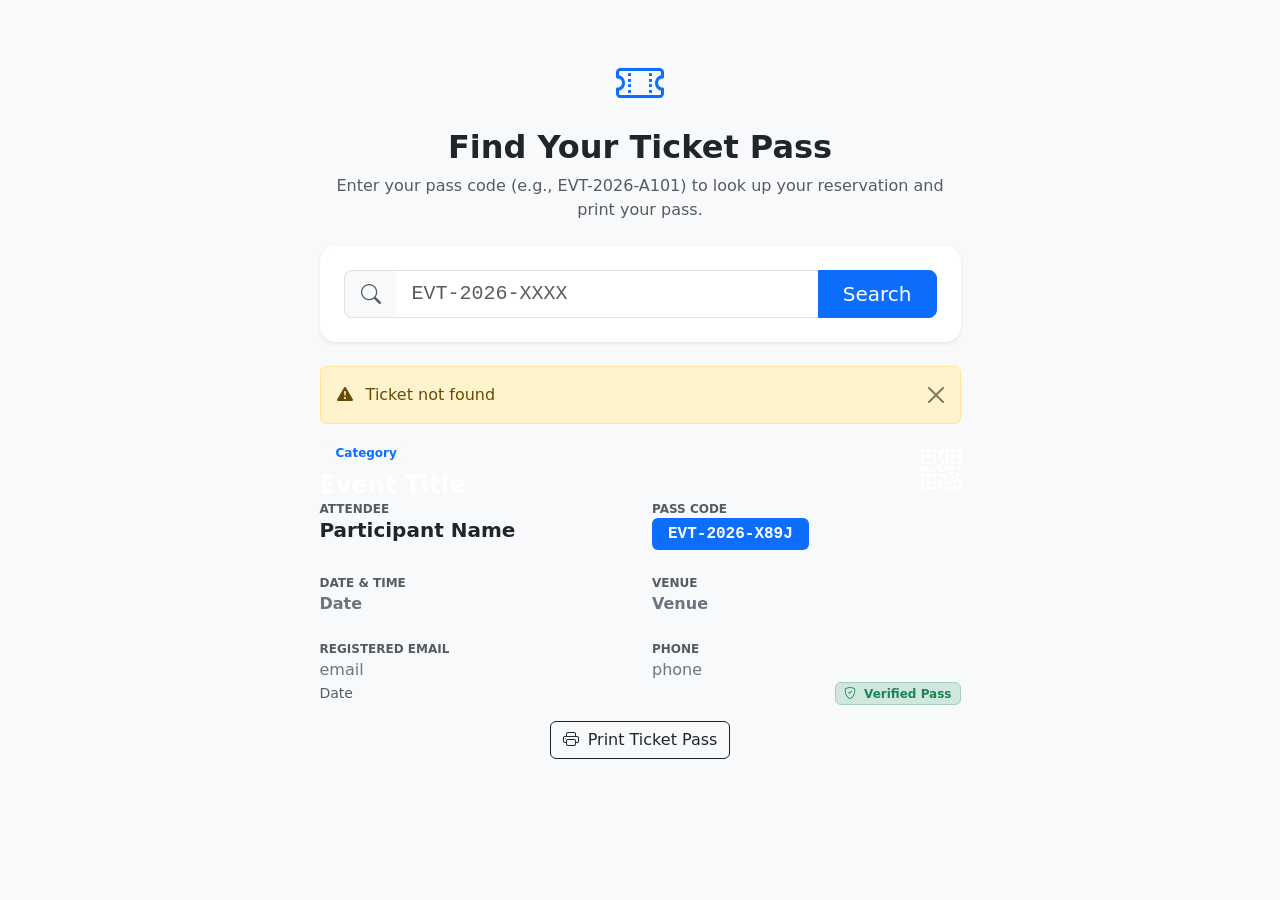
<file: target/classes/templates/lookup.html>
<!DOCTYPE html>
<html xmlns:th="http://www.thymeleaf.org">
<head>
    <meta charset="UTF-8">
    <meta name="viewport" content="width=device-width, initial-scale=1.0">
    <title>Find My Ticket - EventHub</title>
    <!-- Bootstrap 5 CSS & Icons -->
    <link href="https://cdn.jsdelivr.net/npm/bootstrap@5.3.2/dist/css/bootstrap.min.css" rel="stylesheet">
    <link rel="stylesheet" href="https://cdn.jsdelivr.net/npm/bootstrap-icons@1.11.3/font/bootstrap-icons.min.css">
    <link rel="stylesheet" th:href="@{/css/style.css}">
</head>
<body class="bg-light">

    <div th:replace="~{fragments/navbar :: navbar}"></div>

    <main class="py-5">
        <div class="container">
            <div class="row justify-content-center">
                <div class="col-lg-7">
                    <div class="text-center mb-4">
                        <i class="bi bi-ticket-perforated text-primary" style="font-size: 3rem;"></i>
                        <h2 class="fw-bold mt-2">Find Your Ticket Pass</h2>
                        <p class="text-muted">Enter your pass code (e.g., EVT-2026-A101) to look up your reservation and print your pass.</p>
                    </div>

                    <!-- Search Form -->
                    <div class="card border-0 shadow-sm rounded-4 p-4 mb-4 bg-white">
                        <form th:action="@{/registrations/lookup}" method="get">
                            <div class="input-group input-group-lg">
                                <span class="input-group-text bg-light text-muted border-end-0">
                                    <i class="bi bi-search"></i>
                                </span>
                                <input type="text" name="code" class="form-control border-start-0 text-uppercase font-monospace" 
                                       placeholder="EVT-2026-XXXX" required>
                                <button type="submit" class="btn btn-primary px-4">Search</button>
                            </div>
                        </form>
                    </div>

                    <!-- Error Alert -->
                    <div th:if="${lookupError}" class="alert alert-warning alert-dismissible fade show" role="alert">
                        <i class="bi bi-exclamation-triangle-fill me-2"></i>
                        <span th:text="${lookupError}">Ticket not found</span>
                        <button type="button" class="btn-close" data-bs-dismiss="alert"></button>
                    </div>

                    <!-- Ticket Found Result -->
                    <div th:if="${registration != null}">
                        <div class="ticket-container">
                            <div class="ticket-header d-flex justify-content-between align-items-center">
                                <div>
                                    <span class="badge bg-light text-primary px-3 py-1 rounded-pill mb-2 fw-bold" 
                                          th:text="${registration.event.category}">Category</span>
                                    <h4 class="fw-bold mb-0 text-white" th:text="${registration.event.title}">Event Title</h4>
                                </div>
                                <div class="text-end">
                                    <i class="bi bi-qr-code text-white fs-1"></i>
                                </div>
                            </div>

                            <div class="ticket-body">
                                <div class="row g-4">
                                    <div class="col-sm-6">
                                        <small class="text-muted text-uppercase d-block fw-semibold" style="font-size: 0.75rem;">Attendee</small>
                                        <h5 class="fw-bold text-dark mb-0" th:text="${registration.participantName}">Participant Name</h5>
                                    </div>
                                    <div class="col-sm-6">
                                        <small class="text-muted text-uppercase d-block fw-semibold" style="font-size: 0.75rem;">Pass Code</small>
                                        <span class="badge bg-primary fs-6 px-3 py-2 font-monospace" th:text="${registration.registrationCode}">EVT-2026-X89J</span>
                                    </div>

                                    <div class="col-sm-6">
                                        <small class="text-muted text-uppercase d-block fw-semibold" style="font-size: 0.75rem;">Date & Time</small>
                                        <span class="fw-semibold text-secondary" th:text="${registration.event.formattedDate}">Date</span>
                                    </div>
                                    <div class="col-sm-6">
                                        <small class="text-muted text-uppercase d-block fw-semibold" style="font-size: 0.75rem;">Venue</small>
                                        <span class="fw-semibold text-secondary" th:text="${registration.event.venue}">Venue</span>
                                    </div>

                                    <div class="col-sm-6">
                                        <small class="text-muted text-uppercase d-block fw-semibold" style="font-size: 0.75rem;">Registered Email</small>
                                        <span class="text-secondary" th:text="${registration.email}">email</span>
                                    </div>
                                    <div class="col-sm-6">
                                        <small class="text-muted text-uppercase d-block fw-semibold" style="font-size: 0.75rem;">Phone</small>
                                        <span class="text-secondary" th:text="${registration.phone}">phone</span>
                                    </div>
                                </div>
                            </div>

                            <div class="ticket-stub d-flex justify-content-between align-items-center">
                                <span class="small text-muted" th:text="'Registered on: ' + ${registration.formattedDate}">Date</span>
                                <span class="badge bg-success-subtle text-success border border-success-subtle px-2 py-1">
                                    <i class="bi bi-shield-check me-1"></i> Verified Pass
                                </span>
                            </div>
                        </div>

                        <div class="text-center mt-3 no-print">
                            <button onclick="window.print()" class="btn btn-outline-dark">
                                <i class="bi bi-printer me-1"></i> Print Ticket Pass
                            </button>
                        </div>
                    </div>
                </div>
            </div>
        </div>
    </main>

    <div th:replace="~{fragments/footer :: footer}"></div>

    <script src="https://cdn.jsdelivr.net/npm/bootstrap@5.3.2/dist/js/bootstrap.bundle.min.js"></script>
    <script th:src="@{/js/main.js}"></script>
</body>
</html>
</file>
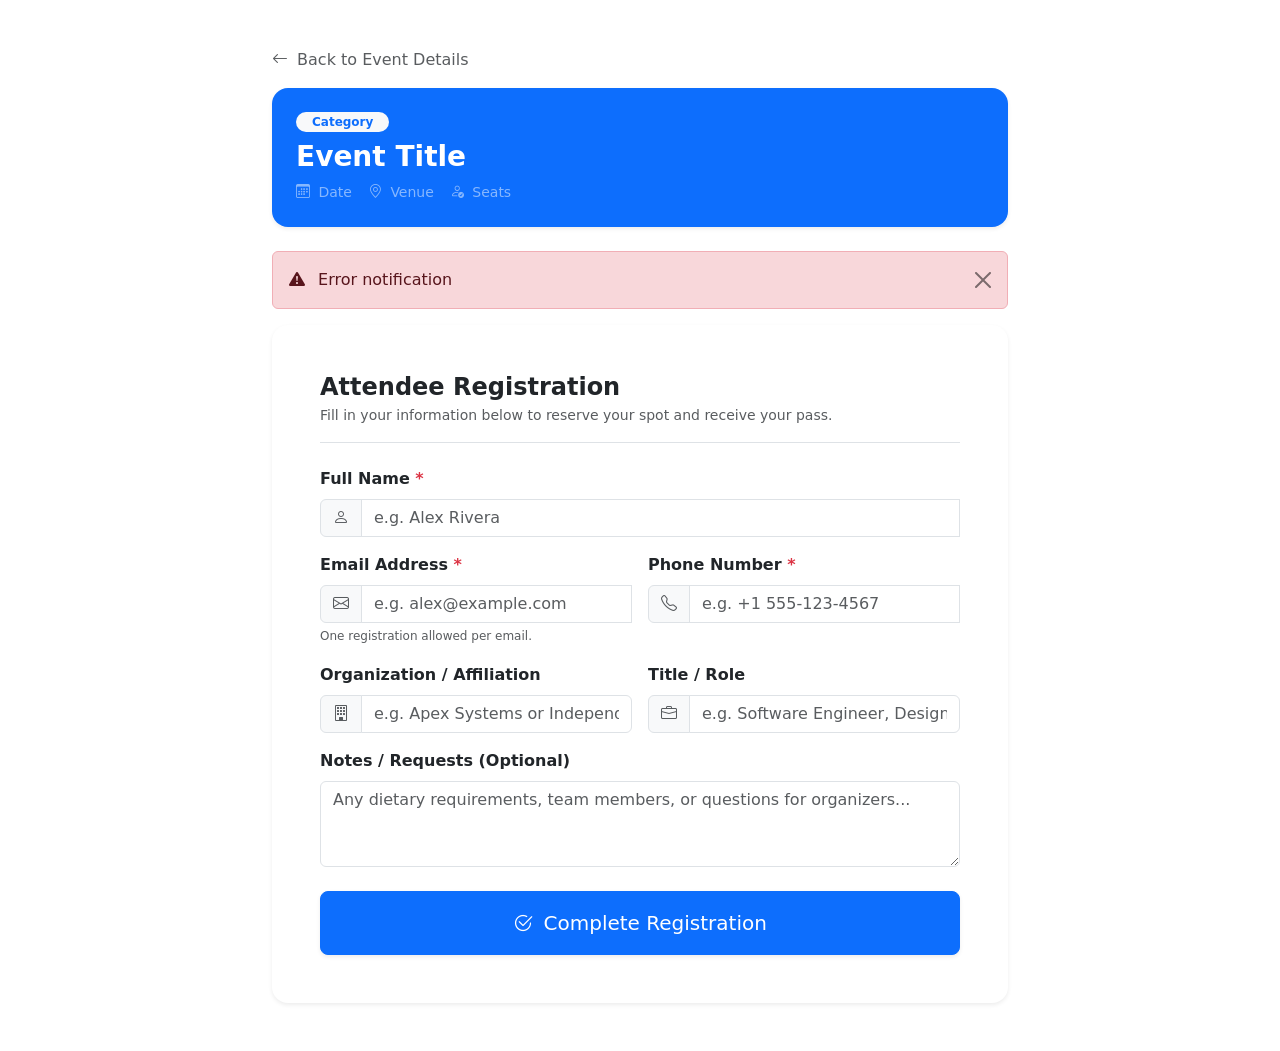
<file: target/classes/templates/register.html>
<!DOCTYPE html>
<html xmlns:th="http://www.thymeleaf.org">
<head>
    <meta charset="UTF-8">
    <meta name="viewport" content="width=device-width, initial-scale=1.0">
    <title th:text="'Register - ' + ${event.title}">Event Registration - EventHub</title>
    <!-- Bootstrap 5 CSS & Icons -->
    <link href="https://cdn.jsdelivr.net/npm/bootstrap@5.3.2/dist/css/bootstrap.min.css" rel="stylesheet">
    <link rel="stylesheet" href="https://cdn.jsdelivr.net/npm/bootstrap-icons@1.11.3/font/bootstrap-icons.min.css">
    <link rel="stylesheet" th:href="@{/css/style.css}">
</head>
<body>

    <div th:replace="~{fragments/navbar :: navbar}"></div>

    <main class="py-5">
        <div class="container">
            <div class="row justify-content-center">
                <div class="col-lg-8">
                    <!-- Navigation / Back -->
                    <a th:href="@{/events/{id}(id=${event.id})}" class="text-decoration-none text-muted mb-3 d-inline-block">
                        <i class="bi bi-arrow-left me-1"></i> Back to Event Details
                    </a>

                    <!-- Event Quick Banner -->
                    <div class="card border-0 shadow-sm rounded-4 p-4 mb-4 bg-primary text-white">
                        <span class="badge bg-light text-primary align-self-start mb-2 px-3 py-1 rounded-pill" 
                              th:text="${event.category}">Category</span>
                        <h3 class="fw-bold mb-2" th:text="${event.title}">Event Title</h3>
                        <div class="d-flex flex-wrap gap-3 small text-white-50">
                            <div><i class="bi bi-calendar3 me-1"></i> <span th:text="${event.formattedDate}">Date</span></div>
                            <div><i class="bi bi-geo-alt me-1"></i> <span th:text="${event.venue}">Venue</span></div>
                            <div><i class="bi bi-person-check me-1"></i> <span th:text="${event.seatsLeft + ' seats left'}">Seats</span></div>
                        </div>
                    </div>

                    <!-- Flash / Error Alerts -->
                    <div th:if="${errorMessage}" class="alert alert-danger alert-dismissible fade show" role="alert">
                        <i class="bi bi-exclamation-triangle-fill me-2"></i>
                        <span th:text="${errorMessage}">Error notification</span>
                        <button type="button" class="btn-close" data-bs-dismiss="alert"></button>
                    </div>

                    <!-- Registration Form Card -->
                    <div class="card border-0 shadow-sm rounded-4 p-4 p-md-5 bg-white">
                        <div class="border-bottom pb-3 mb-4">
                            <h4 class="fw-bold mb-1">Attendee Registration</h4>
                            <p class="text-muted small mb-0">Fill in your information below to reserve your spot and receive your pass.</p>
                        </div>

                        <form th:action="@{/events/{id}/register(id=${event.id})}" th:object="${registration}" method="post">
                            <div class="row g-3">
                                <!-- Full Name -->
                                <div class="col-md-12">
                                    <label for="participantName" class="form-label fw-semibold">Full Name <span class="text-danger">*</span></label>
                                    <div class="input-group">
                                        <span class="input-group-text bg-light text-muted"><i class="bi bi-person"></i></span>
                                        <input type="text" id="participantName" th:field="*{participantName}" 
                                               class="form-control" th:classappend="${#fields.hasErrors('participantName')} ? 'is-invalid' : ''"
                                               placeholder="e.g. Alex Rivera" required>
                                        <div class="invalid-feedback" th:errors="*{participantName}">Name is required</div>
                                    </div>
                                </div>

                                <!-- Email Address -->
                                <div class="col-md-6">
                                    <label for="email" class="form-label fw-semibold">Email Address <span class="text-danger">*</span></label>
                                    <div class="input-group">
                                        <span class="input-group-text bg-light text-muted"><i class="bi bi-envelope"></i></span>
                                        <input type="email" id="email" th:field="*{email}" 
                                               class="form-control" th:classappend="${#fields.hasErrors('email')} ? 'is-invalid' : ''"
                                               placeholder="e.g. alex@example.com" required>
                                        <div class="invalid-feedback" th:errors="*{email}">Valid email required</div>
                                    </div>
                                    <small class="text-muted" style="font-size: 0.75rem;">One registration allowed per email.</small>
                                </div>

                                <!-- Phone Number -->
                                <div class="col-md-6">
                                    <label for="phone" class="form-label fw-semibold">Phone Number <span class="text-danger">*</span></label>
                                    <div class="input-group">
                                        <span class="input-group-text bg-light text-muted"><i class="bi bi-telephone"></i></span>
                                        <input type="tel" id="phone" th:field="*{phone}" 
                                               class="form-control" th:classappend="${#fields.hasErrors('phone')} ? 'is-invalid' : ''"
                                               placeholder="e.g. +1 555-123-4567" required>
                                        <div class="invalid-feedback" th:errors="*{phone}">Phone number required</div>
                                    </div>
                                </div>

                                <!-- Organization / Company -->
                                <div class="col-md-6">
                                    <label for="organization" class="form-label fw-semibold">Organization / Affiliation</label>
                                    <div class="input-group">
                                        <span class="input-group-text bg-light text-muted"><i class="bi bi-building"></i></span>
                                        <input type="text" id="organization" th:field="*{organization}" class="form-control"
                                               placeholder="e.g. Apex Systems or Independent">
                                    </div>
                                </div>

                                <!-- Role / Title -->
                                <div class="col-md-6">
                                    <label for="roleTitle" class="form-label fw-semibold">Title / Role</label>
                                    <div class="input-group">
                                        <span class="input-group-text bg-light text-muted"><i class="bi bi-briefcase"></i></span>
                                        <input type="text" id="roleTitle" th:field="*{roleTitle}" class="form-control"
                                               placeholder="e.g. Software Engineer, Designer, Lead">
                                    </div>
                                </div>

                                <!-- Special Notes -->
                                <div class="col-12">
                                    <label for="specialNotes" class="form-label fw-semibold">Notes / Requests (Optional)</label>
                                    <textarea id="specialNotes" th:field="*{specialNotes}" class="form-control" rows="3"
                                              placeholder="Any dietary requirements, team members, or questions for organizers..."></textarea>
                                </div>

                                <div class="col-12 mt-4">
                                    <button type="submit" class="btn btn-primary btn-lg w-100 py-3 shadow-sm">
                                        <i class="bi bi-check2-circle me-1"></i> Complete Registration
                                    </button>
                                </div>
                            </div>
                        </form>
                    </div>
                </div>
            </div>
        </div>
    </main>

    <div th:replace="~{fragments/footer :: footer}"></div>

    <script src="https://cdn.jsdelivr.net/npm/bootstrap@5.3.2/dist/js/bootstrap.bundle.min.js"></script>
    <script th:src="@{/js/main.js}"></script>
</body>
</html>
</file>
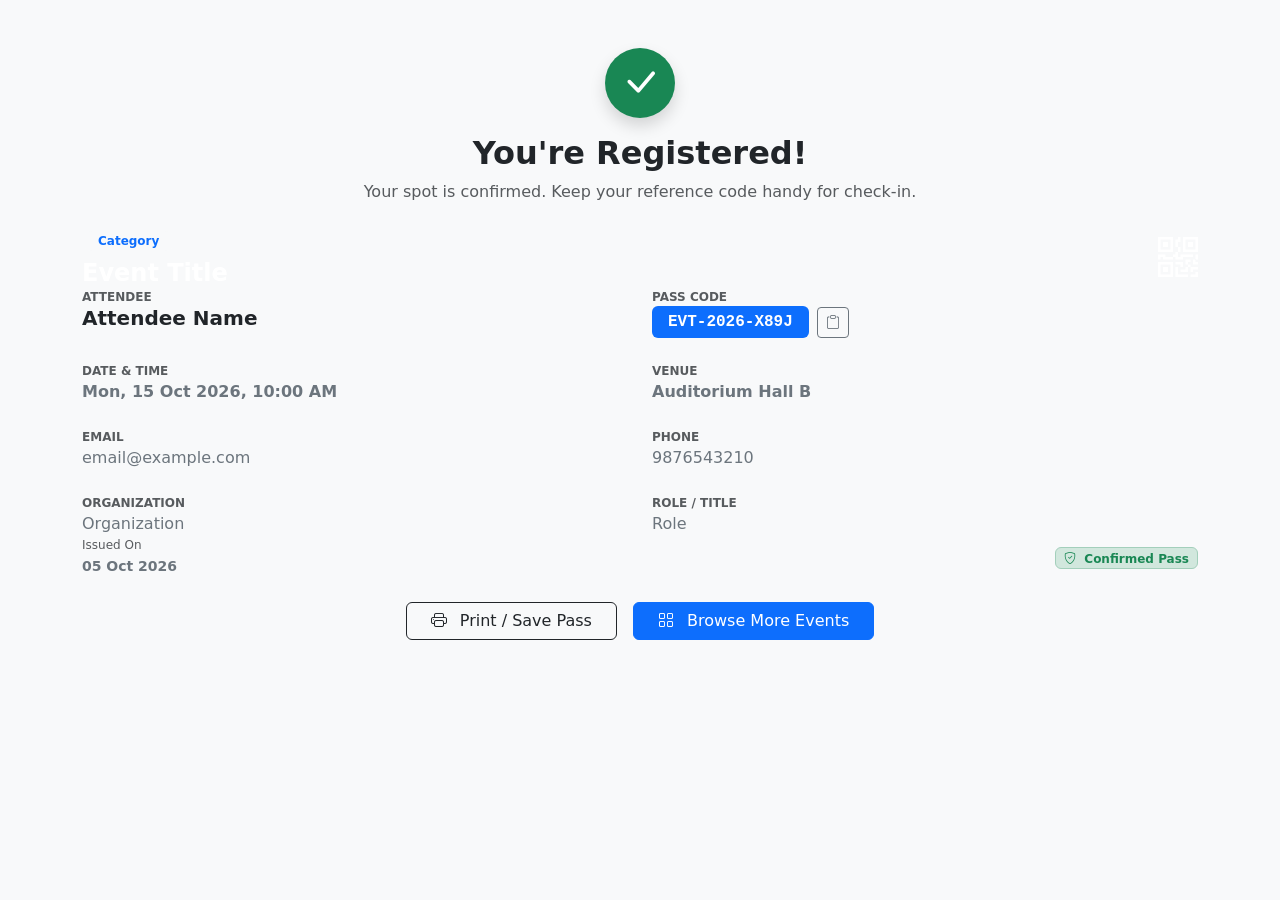
<file: target/classes/templates/registration-success.html>
<!DOCTYPE html>
<html xmlns:th="http://www.thymeleaf.org">
<head>
    <meta charset="UTF-8">
    <meta name="viewport" content="width=device-width, initial-scale=1.0">
    <title>Registration Confirmed - Event Pass</title>
    <!-- Bootstrap 5 CSS & Icons -->
    <link href="https://cdn.jsdelivr.net/npm/bootstrap@5.3.2/dist/css/bootstrap.min.css" rel="stylesheet">
    <link rel="stylesheet" href="https://cdn.jsdelivr.net/npm/bootstrap-icons@1.11.3/font/bootstrap-icons.min.css">
    <link rel="stylesheet" th:href="@{/css/style.css}">
</head>
<body class="bg-light">

    <div th:replace="~{fragments/navbar :: navbar}"></div>

    <main class="py-5">
        <div class="container">
            <div class="text-center mb-4 no-print">
                <div class="rounded-circle bg-success text-white d-inline-flex align-items-center justify-content-center mb-3 shadow" style="width: 70px; height: 70px;">
                    <i class="bi bi-check-lg fs-1"></i>
                </div>
                <h2 class="fw-bold text-dark">You're Registered!</h2>
                <p class="text-muted">Your spot is confirmed. Keep your reference code handy for check-in.</p>
            </div>

            <!-- Ticket Pass Card -->
            <div class="ticket-container">
                <div class="ticket-header d-flex justify-content-between align-items-center">
                    <div>
                        <span class="badge bg-light text-primary px-3 py-1 rounded-pill mb-2 fw-bold" 
                              th:text="${registration.event.category}">Category</span>
                        <h4 class="fw-bold mb-0 text-white" th:text="${registration.event.title}">Event Title</h4>
                    </div>
                    <div class="text-end">
                        <i class="bi bi-qr-code text-white fs-1"></i>
                    </div>
                </div>

                <div class="ticket-body">
                    <div class="row g-4">
                        <div class="col-sm-6">
                            <small class="text-muted text-uppercase d-block fw-semibold" style="font-size: 0.75rem;">Attendee</small>
                            <h5 class="fw-bold text-dark mb-0" th:text="${registration.participantName}">Attendee Name</h5>
                        </div>
                        <div class="col-sm-6">
                            <small class="text-muted text-uppercase d-block fw-semibold" style="font-size: 0.75rem;">Pass Code</small>
                            <div class="d-flex align-items-center gap-2">
                                <span class="badge bg-primary fs-6 px-3 py-2 font-monospace" th:text="${registration.registrationCode}">EVT-2026-X89J</span>
                                <button type="button" class="btn btn-outline-secondary btn-sm no-print" 
                                        th:onclick="'copyTicketCode(\'' + ${registration.registrationCode} + '\')'" title="Copy Code">
                                    <i class="bi bi-clipboard"></i>
                                </button>
                            </div>
                        </div>

                        <div class="col-sm-6">
                            <small class="text-muted text-uppercase d-block fw-semibold" style="font-size: 0.75rem;">Date & Time</small>
                            <span class="fw-semibold text-secondary" th:text="${registration.event.formattedDate}">Mon, 15 Oct 2026, 10:00 AM</span>
                        </div>
                        <div class="col-sm-6">
                            <small class="text-muted text-uppercase d-block fw-semibold" style="font-size: 0.75rem;">Venue</small>
                            <span class="fw-semibold text-secondary" th:text="${registration.event.venue}">Auditorium Hall B</span>
                        </div>

                        <div class="col-sm-6">
                            <small class="text-muted text-uppercase d-block fw-semibold" style="font-size: 0.75rem;">Email</small>
                            <span class="text-secondary" th:text="${registration.email}">email@example.com</span>
                        </div>
                        <div class="col-sm-6">
                            <small class="text-muted text-uppercase d-block fw-semibold" style="font-size: 0.75rem;">Phone</small>
                            <span class="text-secondary" th:text="${registration.phone}">9876543210</span>
                        </div>

                        <div class="col-sm-6" th:if="${registration.organization != null and !registration.organization.isEmpty()}">
                            <small class="text-muted text-uppercase d-block fw-semibold" style="font-size: 0.75rem;">Organization</small>
                            <span class="text-secondary" th:text="${registration.organization}">Organization</span>
                        </div>
                        <div class="col-sm-6" th:if="${registration.roleTitle != null and !registration.roleTitle.isEmpty()}">
                            <small class="text-muted text-uppercase d-block fw-semibold" style="font-size: 0.75rem;">Role / Title</small>
                            <span class="text-secondary" th:text="${registration.roleTitle}">Role</span>
                        </div>
                    </div>
                </div>

                <div class="ticket-stub d-flex justify-content-between align-items-center">
                    <div>
                        <small class="text-muted d-block" style="font-size: 0.75rem;">Issued On</small>
                        <span class="small fw-semibold text-secondary" th:text="${registration.formattedDate}">05 Oct 2026</span>
                    </div>
                    <div class="text-end">
                        <span class="badge bg-success-subtle text-success border border-success-subtle px-2 py-1">
                            <i class="bi bi-shield-check me-1"></i> Confirmed Pass
                        </span>
                    </div>
                </div>
            </div>

            <!-- Action Buttons -->
            <div class="text-center mt-4 d-flex justify-content-center gap-3 no-print">
                <button onclick="window.print()" class="btn btn-outline-dark px-4">
                    <i class="bi bi-printer me-2"></i> Print / Save Pass
                </button>
                <a th:href="@{/events}" class="btn btn-primary px-4">
                    <i class="bi bi-grid me-2"></i> Browse More Events
                </a>
            </div>
        </div>
    </main>

    <div th:replace="~{fragments/footer :: footer}"></div>

    <script src="https://cdn.jsdelivr.net/npm/bootstrap@5.3.2/dist/js/bootstrap.bundle.min.js"></script>
    <script th:src="@{/js/main.js}"></script>
</body>
</html>
</file>
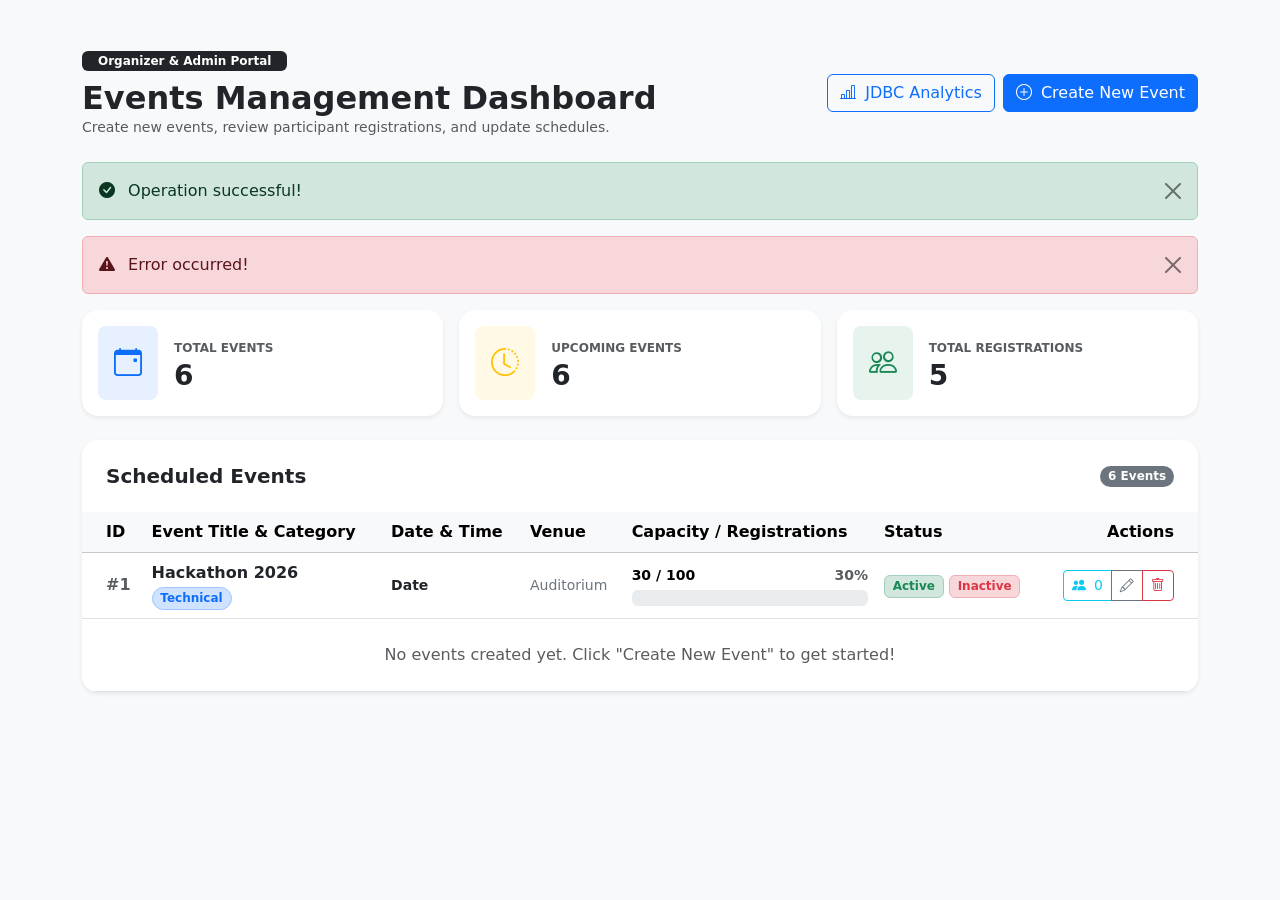
<file: target/classes/templates/admin/dashboard.html>
<!DOCTYPE html>
<html xmlns:th="http://www.thymeleaf.org">
<head>
    <meta charset="UTF-8">
    <meta name="viewport" content="width=device-width, initial-scale=1.0">
    <title>Organizer & Admin Dashboard - EventHub</title>
    <!-- Bootstrap 5 CSS & Icons -->
    <link href="https://cdn.jsdelivr.net/npm/bootstrap@5.3.2/dist/css/bootstrap.min.css" rel="stylesheet">
    <link rel="stylesheet" href="https://cdn.jsdelivr.net/npm/bootstrap-icons@1.11.3/font/bootstrap-icons.min.css">
    <link rel="stylesheet" th:href="@{/css/style.css}">
</head>
<body class="bg-light">

    <div th:replace="~{fragments/navbar :: navbar}"></div>

    <main class="py-5">
        <div class="container">
            <!-- Header -->
            <div class="d-flex flex-column flex-md-row justify-content-between align-items-md-center gap-3 mb-4">
                <div>
                    <span class="badge bg-dark px-3 py-1 mb-2">Organizer & Admin Portal</span>
                    <h2 class="fw-bold mb-0">Events Management Dashboard</h2>
                    <p class="text-muted small mb-0">Create new events, review participant registrations, and update schedules.</p>
                </div>
                <div class="d-flex gap-2">
                    <a th:href="@{/admin/analytics}" class="btn btn-outline-primary">
                        <i class="bi bi-bar-chart-line me-1"></i> JDBC Analytics
                    </a>
                    <a th:href="@{/admin/events/new}" class="btn btn-primary">
                        <i class="bi bi-plus-circle me-1"></i> Create New Event
                    </a>
                </div>
            </div>

            <!-- Flash Success / Error Messages -->
            <div th:if="${successMessage}" class="alert alert-success alert-dismissible fade show" role="alert">
                <i class="bi bi-check-circle-fill me-2"></i>
                <span th:text="${successMessage}">Operation successful!</span>
                <button type="button" class="btn-close" data-bs-dismiss="alert"></button>
            </div>
            <div th:if="${errorMessage}" class="alert alert-danger alert-dismissible fade show" role="alert">
                <i class="bi bi-exclamation-triangle-fill me-2"></i>
                <span th:text="${errorMessage}">Error occurred!</span>
                <button type="button" class="btn-close" data-bs-dismiss="alert"></button>
            </div>

            <!-- Metrics Cards -->
            <div class="row g-3 mb-4">
                <div class="col-md-4">
                    <div class="card border-0 shadow-sm rounded-4 p-3 bg-white">
                        <div class="d-flex align-items-center gap-3">
                            <div class="rounded-3 bg-primary bg-opacity-10 text-primary p-3">
                                <i class="bi bi-calendar-event fs-3"></i>
                            </div>
                            <div>
                                <small class="text-muted text-uppercase fw-semibold" style="font-size: 0.75rem;">Total Events</small>
                                <h3 class="fw-bold mb-0 text-dark" th:text="${totalEvents}">6</h3>
                            </div>
                        </div>
                    </div>
                </div>

                <div class="col-md-4">
                    <div class="card border-0 shadow-sm rounded-4 p-3 bg-white">
                        <div class="d-flex align-items-center gap-3">
                            <div class="rounded-3 bg-warning bg-opacity-10 text-warning p-3">
                                <i class="bi bi-clock-history fs-3"></i>
                            </div>
                            <div>
                                <small class="text-muted text-uppercase fw-semibold" style="font-size: 0.75rem;">Upcoming Events</small>
                                <h3 class="fw-bold mb-0 text-dark" th:text="${upcomingEvents}">6</h3>
                            </div>
                        </div>
                    </div>
                </div>

                <div class="col-md-4">
                    <div class="card border-0 shadow-sm rounded-4 p-3 bg-white">
                        <div class="d-flex align-items-center gap-3">
                            <div class="rounded-3 bg-success bg-opacity-10 text-success p-3">
                                <i class="bi bi-people fs-3"></i>
                            </div>
                            <div>
                                <small class="text-muted text-uppercase fw-semibold" style="font-size: 0.75rem;">Total Registrations</small>
                                <h3 class="fw-bold mb-0 text-dark" th:text="${totalRegistrations}">5</h3>
                            </div>
                        </div>
                    </div>
                </div>
            </div>

            <!-- Events Table Card -->
            <div class="card border-0 shadow-sm rounded-4 overflow-hidden bg-white">
                <div class="card-header bg-white p-4 border-0 d-flex justify-content-between align-items-center">
                    <h5 class="fw-bold mb-0">Scheduled Events</h5>
                    <span class="badge bg-secondary rounded-pill" th:text="${totalEvents + ' Events'}">6 Events</span>
                </div>

                <div class="table-responsive">
                    <table class="table table-hover align-middle mb-0">
                        <thead class="table-light">
                            <tr>
                                <th class="ps-4">ID</th>
                                <th>Event Title & Category</th>
                                <th>Date & Time</th>
                                <th>Venue</th>
                                <th>Capacity / Registrations</th>
                                <th>Status</th>
                                <th class="text-end pe-4">Actions</th>
                            </tr>
                        </thead>
                        <tbody>
                            <tr th:each="event : ${events}">
                                <td class="ps-4 fw-semibold text-muted" th:text="${'#' + event.id}">#1</td>
                                <td>
                                    <div class="fw-bold text-dark" th:text="${event.title}">Hackathon 2026</div>
                                    <span class="badge bg-primary-subtle text-primary border border-primary-subtle rounded-pill" 
                                          th:text="${event.category}">Technical</span>
                                </td>
                                <td>
                                    <span class="small fw-semibold text-dark d-block" th:text="${event.formattedDate}">Date</span>
                                </td>
                                <td>
                                    <span class="small text-secondary" th:text="${event.venue}">Auditorium</span>
                                </td>
                                <td style="min-width: 170px;">
                                    <div class="d-flex justify-content-between small fw-semibold mb-1">
                                        <span th:text="${event.registeredCount + ' / ' + event.capacity}">30 / 100</span>
                                        <span class="text-muted" th:text="${event.fillPercentage + '%'}">30%</span>
                                    </div>
                                    <div class="progress seat-progress">
                                        <div class="progress-bar bg-primary" role="progressbar" 
                                             th:style="'width: ' + ${event.fillPercentage} + '%;'" 
                                             th:aria-valuenow="${event.fillPercentage}" aria-valuemin="0" aria-valuemax="100"></div>
                                    </div>
                                </td>
                                <td>
                                    <span th:if="${event.status == 'ACTIVE'}" class="badge bg-success-subtle text-success border border-success-subtle">Active</span>
                                    <span th:unless="${event.status == 'ACTIVE'}" class="badge bg-danger-subtle text-danger border border-danger-subtle" th:text="${event.status}">Inactive</span>
                                </td>
                                <td class="text-end pe-4">
                                    <div class="btn-group btn-group-sm">
                                        <a th:href="@{/admin/events/{id}/participants(id=${event.id})}" 
                                           class="btn btn-outline-info" title="Manage Participants">
                                            <i class="bi bi-people-fill me-1"></i> <span th:text="${event.registeredCount}">0</span>
                                        </a>
                                        <a th:href="@{/admin/events/edit/{id}(id=${event.id})}" 
                                           class="btn btn-outline-secondary" title="Edit Event Details">
                                            <i class="bi bi-pencil"></i>
                                        </a>
                                        <a th:href="@{/admin/events/delete/{id}(id=${event.id})}" 
                                           onclick="return confirm('Are you sure you want to delete this event? All associated registrations will also be removed.');"
                                           class="btn btn-outline-danger" title="Delete Event">
                                            <i class="bi bi-trash"></i>
                                        </a>
                                    </div>
                                </td>
                            </tr>
                            <tr th:if="${#lists.isEmpty(events)}">
                                <td colspan="7" class="text-center py-4 text-muted">
                                    No events created yet. Click "Create New Event" to get started!
                                </td>
                            </tr>
                        </tbody>
                    </table>
                </div>
            </div>
        </div>
    </main>

    <div th:replace="~{fragments/footer :: footer}"></div>

    <script src="https://cdn.jsdelivr.net/npm/bootstrap@5.3.2/dist/js/bootstrap.bundle.min.js"></script>
    <script th:src="@{/js/main.js}"></script>
</body>
</html>
</file>
